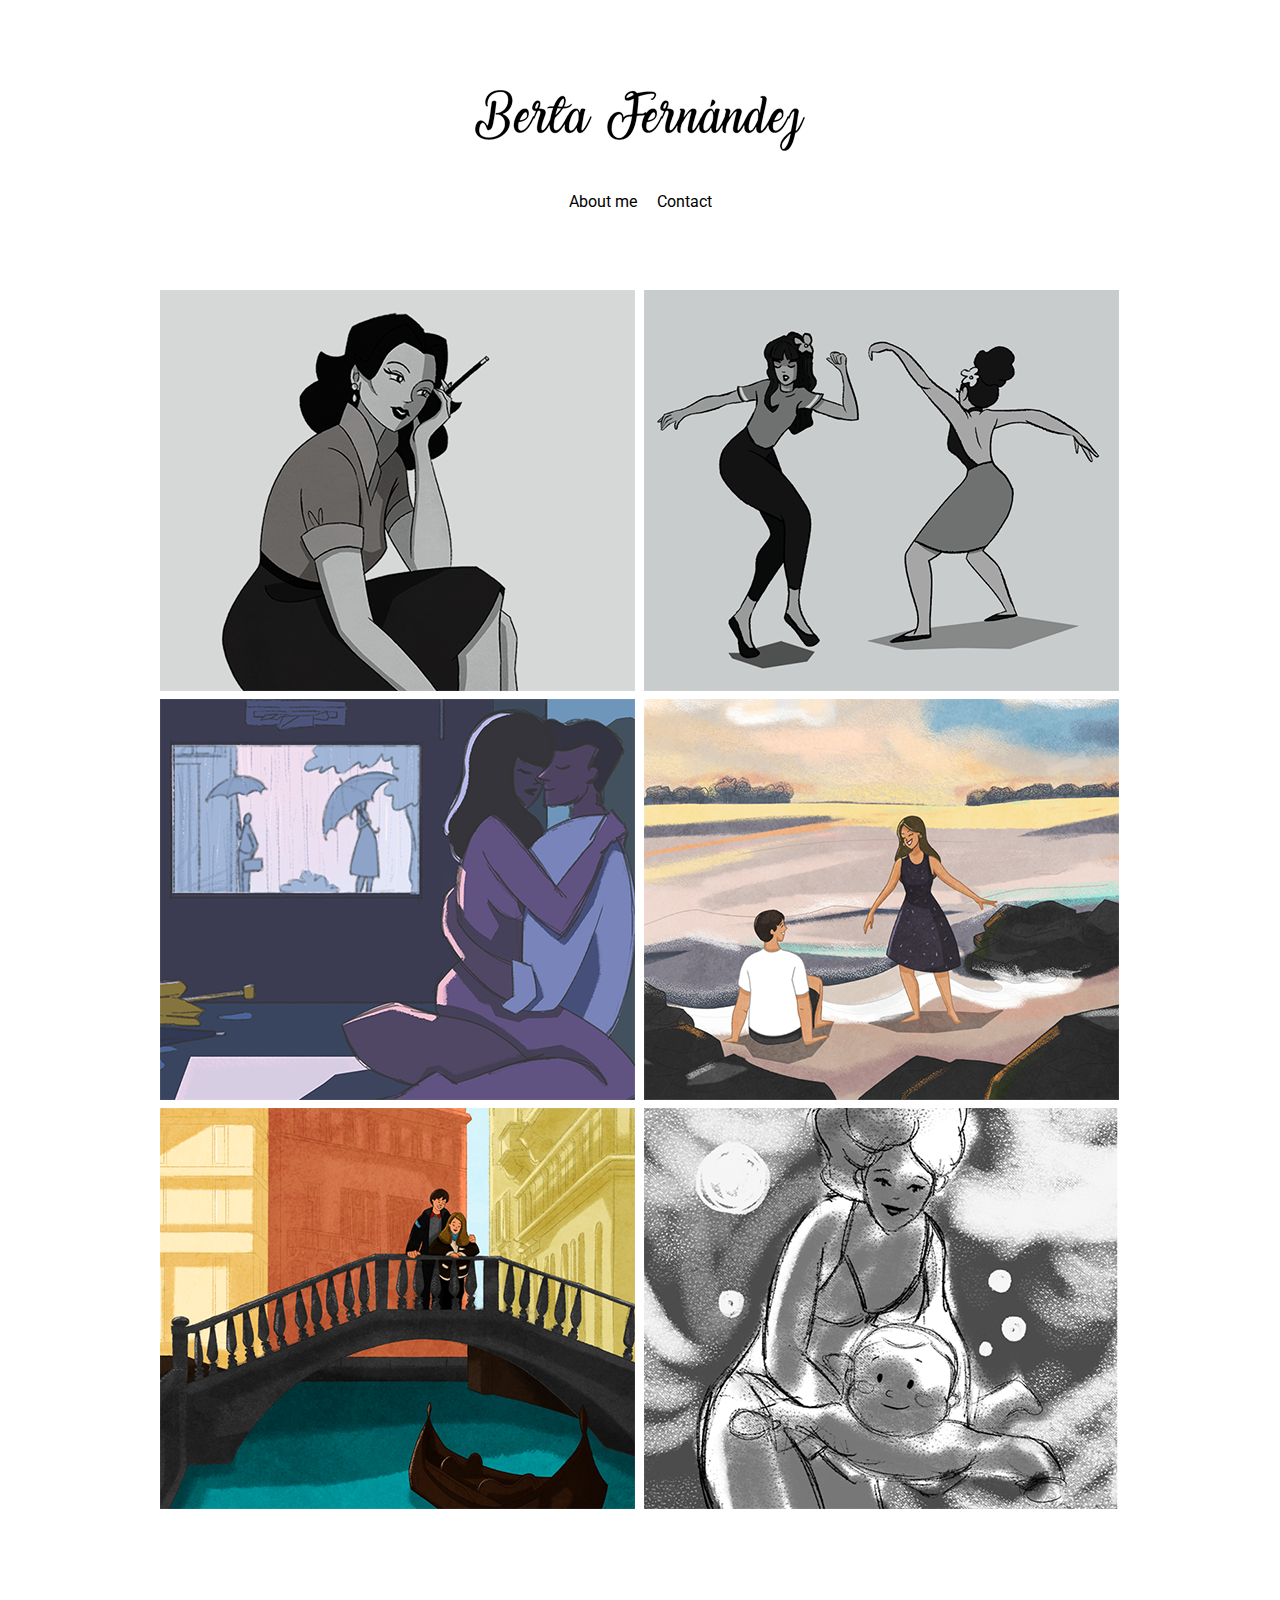
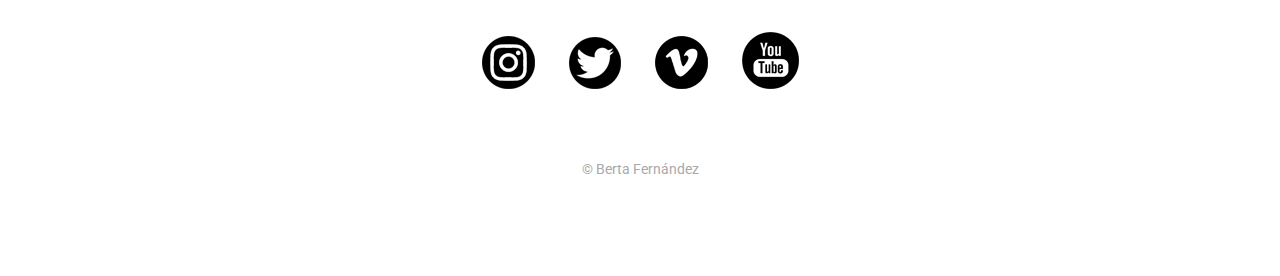
<file: index.html>
<!DOCTYPE html>
<html>
    <head>
    
        <link rel="stylesheet" type"text/css" href="reset.css">
        <link rel="stylesheet" type"text/css" href="styles.css">
        <title>Berta Fernández</title>
        <link rel="shortcut icon" type="image/x-icon" href="images/favicon.ico">
    </head>
    
    <body>
        
        <section class="wrapper">
            <header>
                
                <div class="logo">
                    <a href="index.html"><img src="images/logo.png" /></a>
                    
                </div>
                <nav>
                    <ul>
                    
                        <li>
                        
                            <a href="about.html">About me</a>
                        
                        </li>
                        
                        <li>
                         
                            <a class="contact" href="contact.html">Contact</a>
                            
                        </li>
                    
                    
                    </ul>

                </nav>
            
            
            </header>
        
        
            <section class="home-content">
                
                <div class="image">
                    <a href="detail1.html">
                        <div class="overlay">
                            <div class="description">
                                <h2>Hedy Lamarr</h2>
                                <p>Illustration & Character Design</p>
                            </div>
                        </div>
                    </a>
                    <img src="images/art_01.png" />
                    
                </div>
                
                <div class="image">
                    <a href="detail2.html">
                    <div class="overlay">
                        
                        <div class="description">
                                <h2>Dance!</h2>
                                <p>Gesture Drawing</p>
                            </div>
                        </div>
                    </a>
                    <img src="images/art_02.png" />
                        
                </div>    
                
               <div class="image">
                   <a href="detail3.html">
                    <div class="overlay">
                       
                       <div class="description">
                                <h2>Color Scketch</h2>
                                <p>Thumbnail of a university project</p>
                            </div>
                       </div>
                       </a>
                    <img src="images/art_03.png" />
                </div> 
                
                <div class="image">
                    <a href="detail4.html">
                    <div class="overlay">
                        <div class="description">
                                <h2>"Venecia"</h2>
                                <p>Illustration Work</p>
                            </div>
                        </div>
                        </a>
                    <img src="images/art_04.png" />
                </div> 
                
                <div class="image">
                    <a href="detail5.html">
                    <div class="overlay">
                        <div class="description">
                                <h2>Croacia</h2>
                                <p>Illustration Work</p>
                            </div>
                        </div>
                        </a>
                    <img src="images/art_05.png" />
                        
                </div> 
                
                <div class="image">
                    <a href="detail6.html">
                    <div class="overlay">
                        <div class="description">
                                <h2>"Sea"</h2>
                                <p>Scketching of a personal project</p>
                            </div>
                        </div>
                        </a>
                    <img src="images/art_06.png" />
                </div> 

            </section>

        
            <footer>

                <div class="social-media">
                    <div class="insta">
                        <a href="https://www.instagram.com/bertafndz/" target="_blank"><img src="images/insta.png" /></a> 
                    </div>
                    
                    <div class="twitter">
                       <a href="https://twitter.com/Bertafndz" target="_blank"><img src="images/twitter.png" /></a>
                        
                    </div>
                    
                    <div class="vimeo">
                       <a href="https://vimeo.com/user34618416" target="_blank"><img src="images/vimeo.png" /></a>
                        
                    </div>
                    
                 <div class="youtube">
                       <a href="https://www.youtube.com/channel/UCgDReW9Iebp66cuxuuCFSgw?view_as=subscriber" target="_blank"><img src="images/youtube.png" /></a>
                        
                    </div>
                    
                </div>
                <div class="copy">
                    &copy; Berta Fernández
                </div>

            </footer>
            
        </section>
    </body>
    <script>
        
    </script>
</html>
</file>
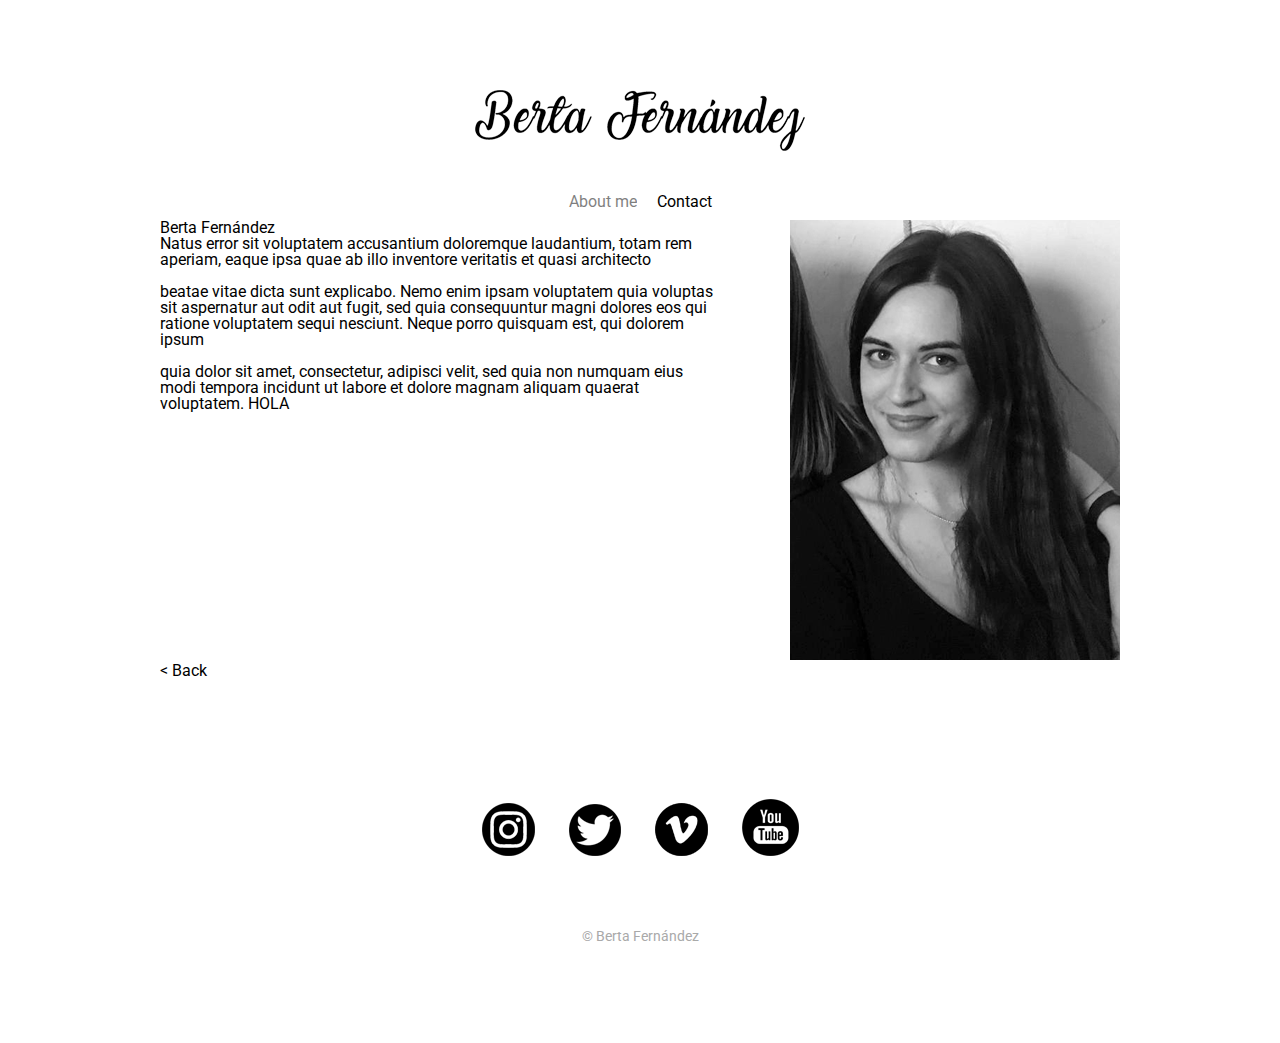
<file: about.html>
<!DOCTYPE html>
<html>
    <head>
    
        <link rel="stylesheet" type"text/css" href="reset.css">
        <link rel="stylesheet" type"text/css" href="styles.css">
        <title>Berta Fernández</title>
        <link rel="shortcut icon" type="image/x-icon" href="images/favicon.ico">
    </head>
    
    <body>
        
        <section class="wrapper">
            <header>
                <div class="logo">
                    <a href="index.html"><img src="images/logo.png" /></a>
                    
                </div>
                <nav>
                    <ul>
                    
                        <li>
                        
                        <a href="about.html" class="selected">About me</a>
                        
                        </li>
                        
                        <li>
                         
                        <a href="contact.html">Contact</a>
                            
                        </li>
                    
                    
                    </ul>

                </nav>
            
            
            </header>
        
        
            <section class="about-content">
                <div class="aboutme">
                    <h2>Berta Fernández</h2>
 
                    <p>Natus error sit 
                    voluptatem accusantium doloremque 
                    laudantium, totam
                     rem aperiam, eaque ipsa quae ab illo 
                    inventore veritatis et quasi architecto </p><br />
                    
                    <p>beatae 
                    vitae dicta sunt 
                    explicabo. Nemo enim ipsam voluptatem 
                    quia voluptas sit aspernatur aut 
                    odit aut fugit, sed quia consequuntur 
                    magni dolores eos qui ratione 
                    voluptatem sequi nesciunt. 
                    Neque porro quisquam est, qui 
                    dolorem ipsum </p><br />
                    quia dolor sit amet, consectetur, 
                    adipisci velit, sed quia non numquam eius 
                    <p>modi tempora incidunt ut labore 
                    et dolore magnam 
                    aliquam quaerat voluptatem.
                        
                        
                        
                        HOLA
                        </p><br />
                </div>
                <div class="photo">
                    <img src="images/me.png"/>
                </div>
                
                <a href="index.html">&lt; Back</a>
               
            </section>

        
            <footer>

                <div class="social-media">
                    <div class="insta">
                        <a href="https://www.instagram.com/bertafndz/" target="_blank"><img src="images/insta.png" /></a> 
                    </div>
                    
                    <div class="twitter">
                        <a href="https://twitter.com/Bertafndz" target="_blank"><img src="images/twitter.png" /></a>
                        
                    </div>
                    
                    <div class="vimeo">
                        <a href="https://vimeo.com/user34618416" target="_blank"><img src="images/vimeo.png" /></a>
                        
                    </div>
                    
                    <div class="youtube">
                         <a href="https://www.youtube.com/channel/UCgDReW9Iebp66cuxuuCFSgw?view_as=subscriber" target="_blank"><img src="images/youtube.png" /></a>
                        
                    </div>
                    
                </div>
                <div class="copy">
                    &copy; Berta Fernández

                </div>

            </footer>
            
        </section>
    </body>
</html>
</file>
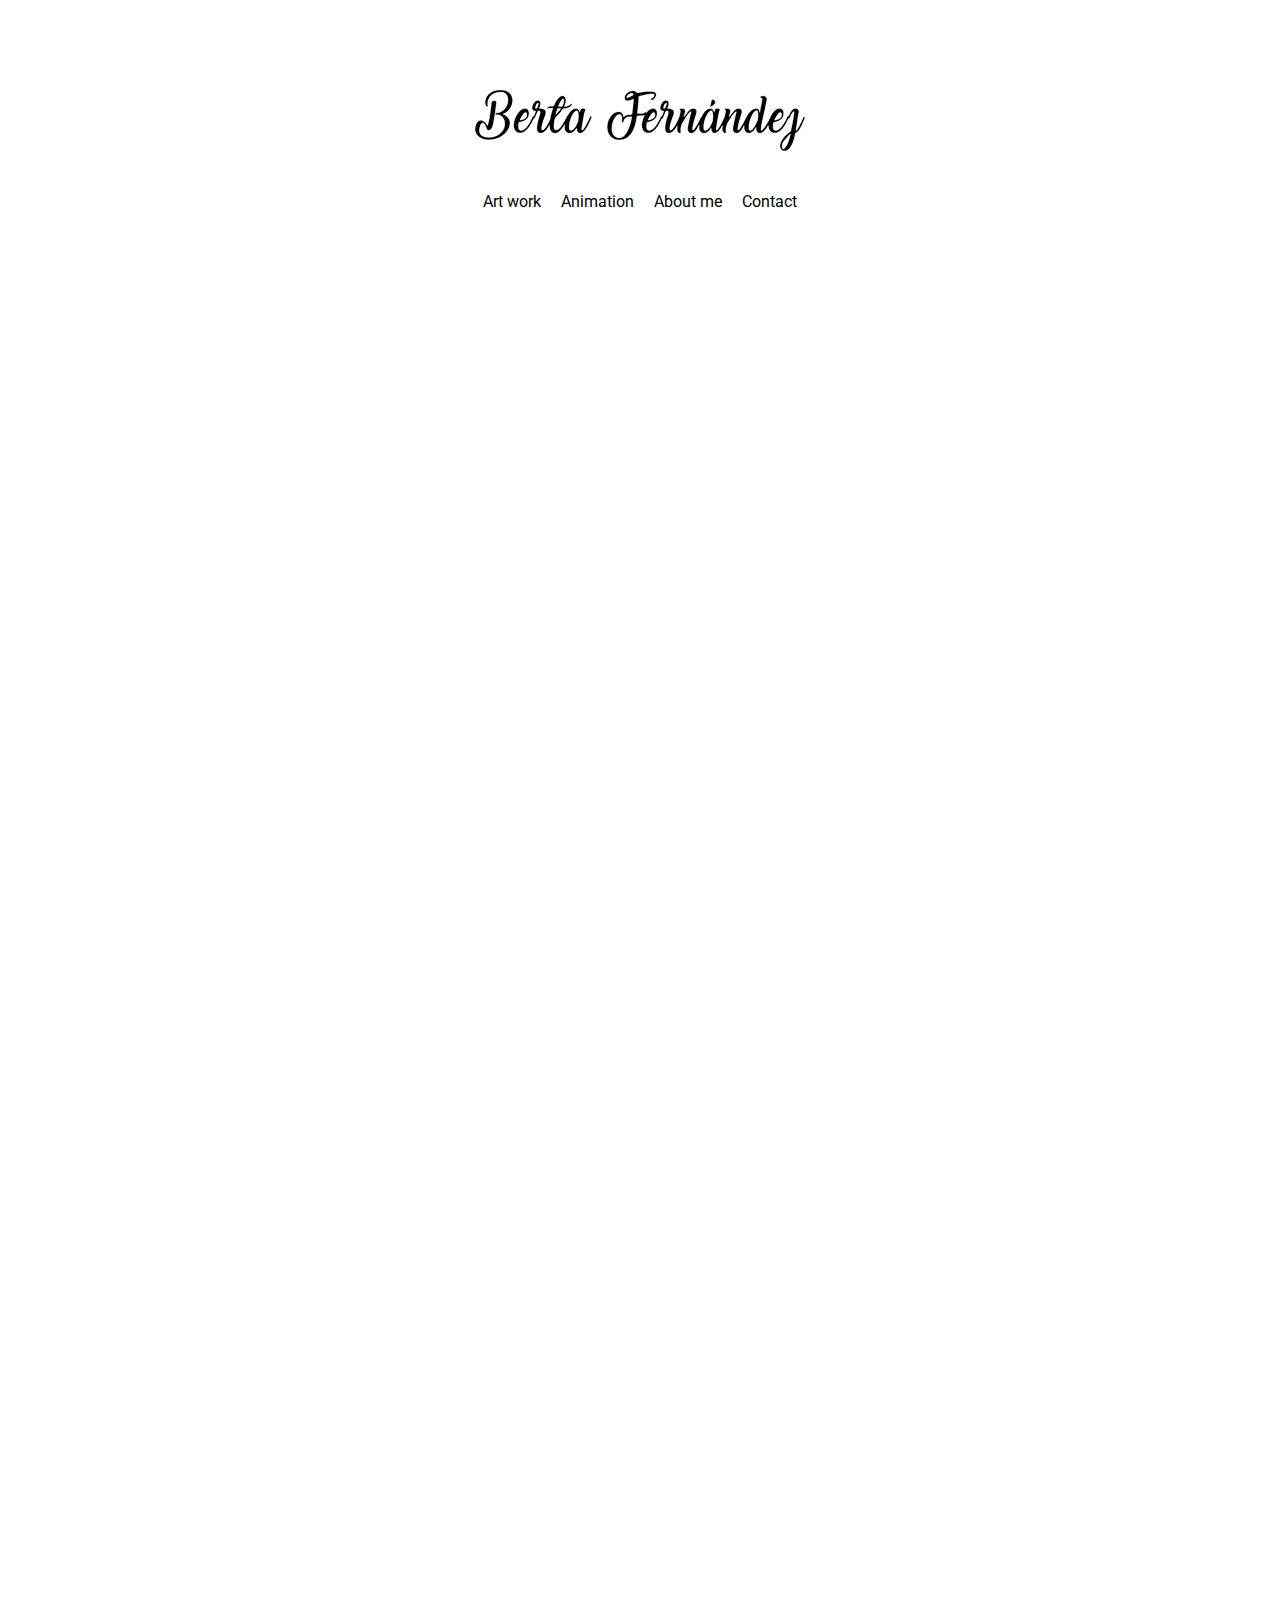
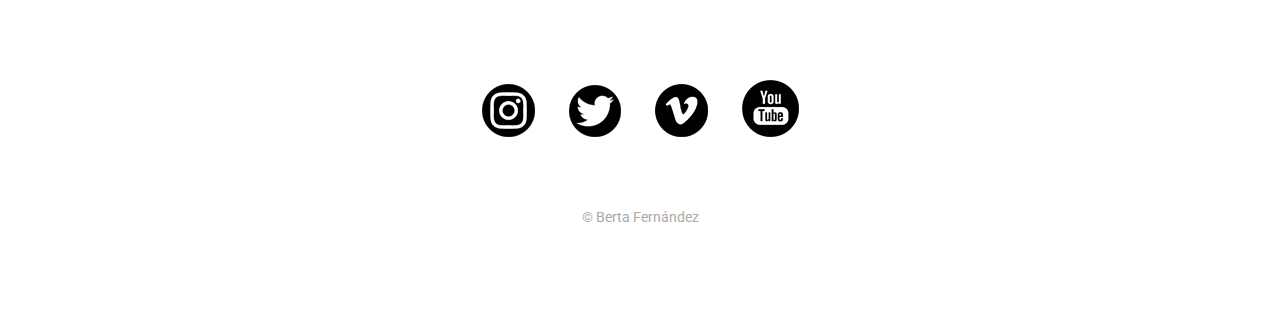
<file: animation.html>
<!DOCTYPE html>
<html>
    <head>
    
        <link rel="stylesheet" type"text/css" href="reset.css">
        <link rel="stylesheet" type"text/css" href="styles.css">
        <title>Berta Fernández</title>
        <link rel="shortcut icon" type="image/x-icon" href="images/favicon.ico">
    </head>
    
    <body>
        
        <section class="wrapper">
            <header>
                
                <div class="logo">
                    <a href="index.html"><img src="images/logo.png" /></a>
                    
                </div>
                <nav>
                    <ul>
                        
                        <li>
                        
                            <a href="index.html">Art work</a>
                        
                        </li>
                        
                         <li>
                        
                            <a href="animation.html">Animation</a>
                        
                        </li>
                    
                        <li>
                        
                            <a href="about.html">About me</a>
                        
                        </li>
                        
                        <li>
                         
                            <a class="contact" href="contact.html">Contact</a>
                            
                        </li>
                        
                        
                    
                    
                    </ul>

                </nav>
            
            
            </header>
        
            
        
            <section class="home-content">
                
                
                
                <iframe style="text-align: center; margin-left: auto; margin-right: auto" src="https://player.vimeo.com/video/369937968" width="900" height="600" frameborder="0" allow="autoplay; fullscreen" allowfullscreen></iframe>

            </section>
            
             <section class="home-content">
                
                <iframe style="text-align: center; margin-left: auto; margin-right: auto" src="https://player.vimeo.com/video/369937968" width="900" height="600" frameborder="0" allow="autoplay; fullscreen" allowfullscreen></iframe>

            </section>

        
            <footer>

                <div class="social-media">
                    <div class="insta">
                        <a href="https://www.instagram.com/bertafndz/" target="_blank"><img src="images/insta.png" /></a> 
                    </div>
                    
                    <div class="twitter">
                       <a href="https://twitter.com/Bertafndz" target="_blank"><img src="images/twitter.png" /></a>
                        
                    </div>
                    
                    <div class="vimeo">
                       <a href="https://vimeo.com/user34618416" target="_blank"><img src="images/vimeo.png" /></a>
                        
                    </div>
                    
                 <div class="youtube">
                       <a href="https://www.youtube.com/channel/UCgDReW9Iebp66cuxuuCFSgw?view_as=subscriber" target="_blank"><img src="images/youtube.png" /></a>
                        
                    </div>
                    
                </div>
                <div class="copy">
                    &copy; Berta Fernández
                </div>

            </footer>
            
        </section>
    </body>
    <script>
        
    </script>
</html>
</file>
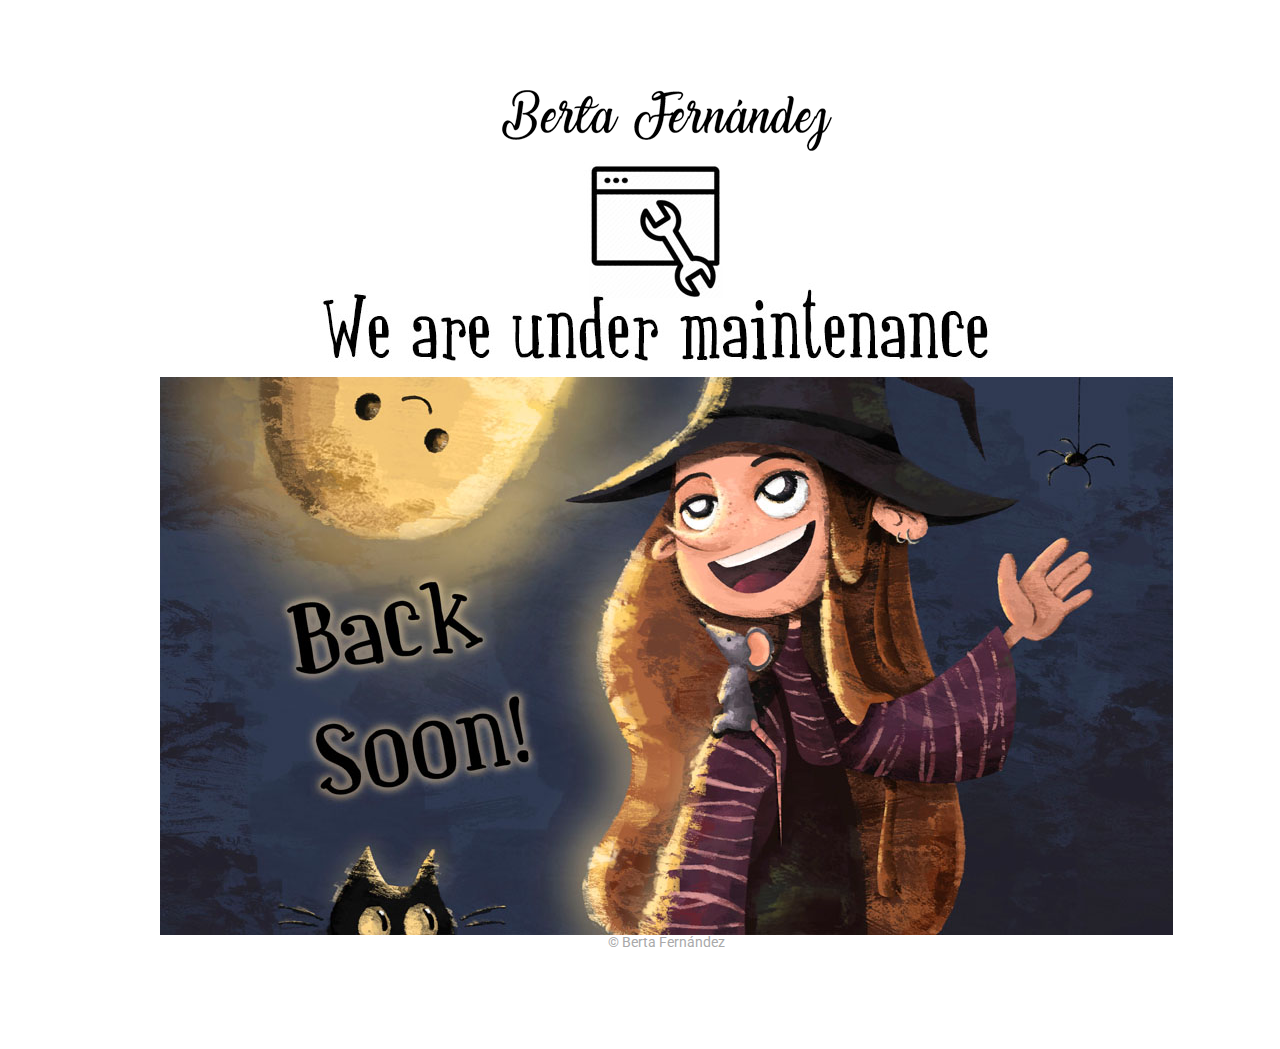
<file: backsoon.html>
<!DOCTYPE html>
<html>
    <head>
    
        <link rel="stylesheet" type"text/css" href="reset.css">
        <link rel="stylesheet" type"text/css" href="styles.css">
        <title>Berta Fernández</title>
        <link rel="shortcut icon" type="image/x-icon" href="images/favicon.ico">
    </head>
    
    <body>
        
        <section class="wrapper">
            <header>
                <div class="logo">
                    <a href="index.html"><img src="images/logo.png" /></a>
                    
                </div>
                
            
            </header>
        
        
            <section class="detail-content">
                <img class="image-detail" width="1013" height="223" src="images/backsoon.jpg"/>
                
                 <img class="image-detail" width="1013" height="558" src="images/backsoon2.jpg"/>
                
                
                
            </section>

        
            <footer>

               
                    
               
                <div class="copy">
                    &copy; Berta Fernández

                </div>

            </footer>
            
        </section>
    </body>
</html>
</file>
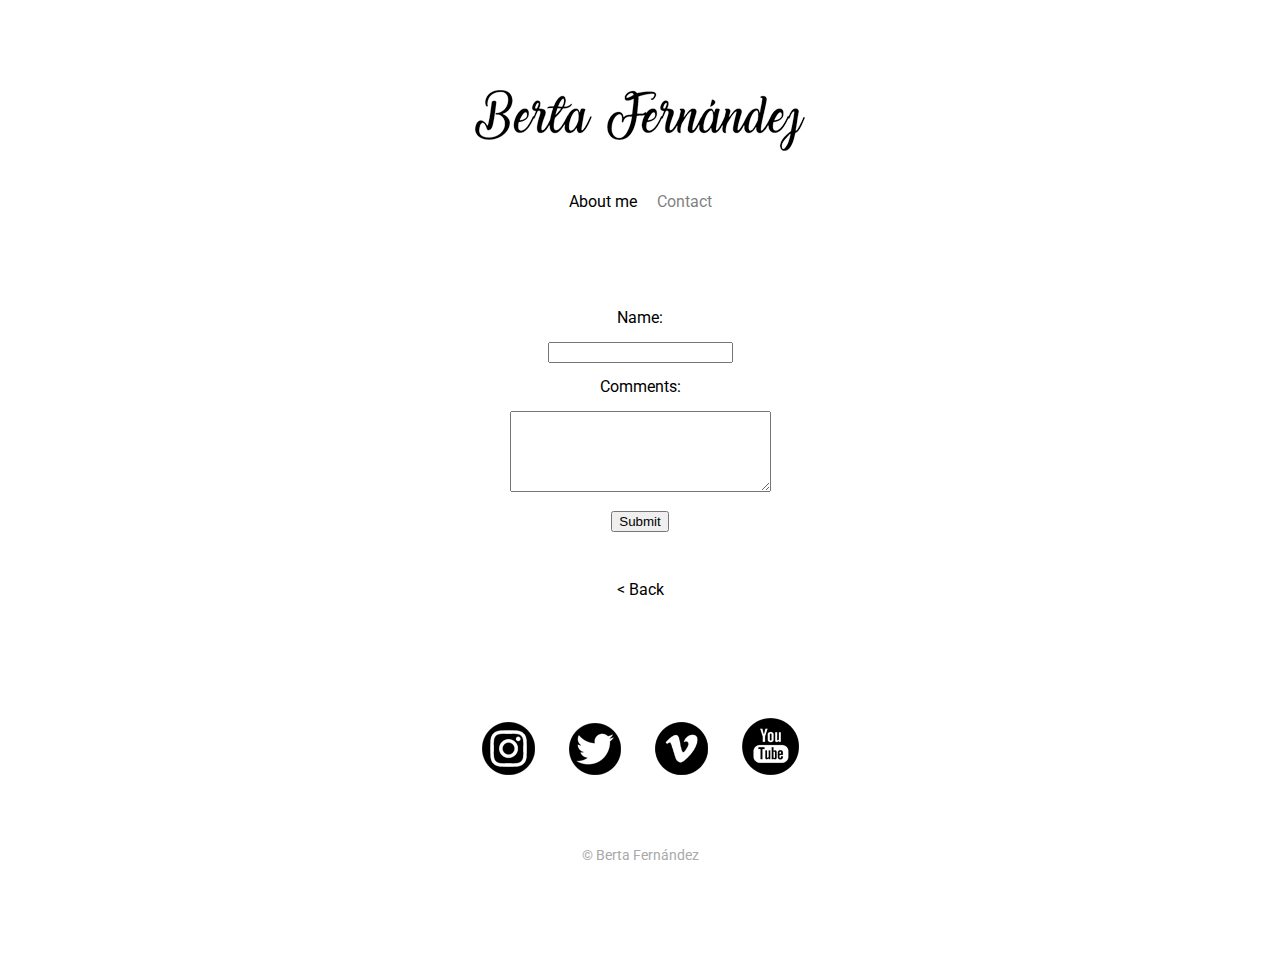
<file: contact.html>
<!DOCTYPE html>
<html>
    <head>
    
        <link rel="stylesheet" type"text/css" href="reset.css">
        <link rel="stylesheet" type"text/css" href="styles.css">
        <title>Berta Fernández</title>
        <link rel="shortcut icon" type="image/x-icon" href="images/favicon.ico">
    </head>
    
    <body>
        
        <section class="wrapper">
            <header>
                <div class="logo">
                    <a href="index.html"><img src="images/logo.png" /></a>
                    
                </div>
                <nav>
                    <ul>
                    
                        <li>
                        
                        <a href="about.html">About me</a>
                        
                        </li>
                        
                        <li>
                         
                        <a href="contact.html" class="selected">Contact</a>
                            
                        </li>
                    
                    
                    </ul>

                </nav>
            
            
            </header>
        
        
            <section class="contact-content">
                <span class="error">You must fill up all fields</span>
                <span class="success">Thanks for contacting me!</span>
                
               <form class="contactform" enctype="text/plain" method="get" action="">
                    Name:<br /><br /> <input type="text" class="name" name="name" /><br /><br />
                    Comments:<br /> <br /> <textarea rows="5" id="comments" cols="30" name="comments"></textarea>
                   <br /><br />
                    <input id="send" type="submit" />
                
                </form>
                
                <a  href="index.html">&lt; Back</a>
               
            </section>

        
            <footer>

                <div class="social-media">
                    <div class="insta">
                        <a href="https://www.instagram.com/bertafndz/" target="_blank"><img src="images/insta.png" /></a> 
                    </div>
                    
                    <div class="twitter">
                        <a href="https://twitter.com/Bertafndz" target="_blank"><img src="images/twitter.png" /></a>
                        
                    </div>
                    
                    <div class="vimeo">
                       <a href="https://vimeo.com/user34618416" target="_blank"><img src="images/vimeo.png" /></a>
                        
                    </div>
                    
                    <div class="youtube">
                         <a href="https://www.youtube.com/channel/UCgDReW9Iebp66cuxuuCFSgw?view_as=subscriber" target="_blank"><img src="images/youtube.png" /></a>
                        
                    </div>
                    
                </div>
                <div class="copy">
                    &copy; Berta Fernández

                </div>

            </footer>
            
        </section>
        <script>
            var send = document.querySelector('.contactform');
            
            var comments = document.querySelector('#comments');
            var error = document.querySelector('.error');
            var success = document.querySelector('.success');
            send.addEventListener('submit', function (ev) {
                ev.preventDefault();
                var name = document.querySelector('.name');
                
                if(name.value === '' || comments.value === '') {
                    error.style.display = 'block';
                }
                else {
                    error.style.display = 'none';
                    success.style.display = 'block';
                    
                    window.location.href = 'mailto:bertapiedad@gmail.com';
                }
            });
        </script>
    </body>
</html>
</file>
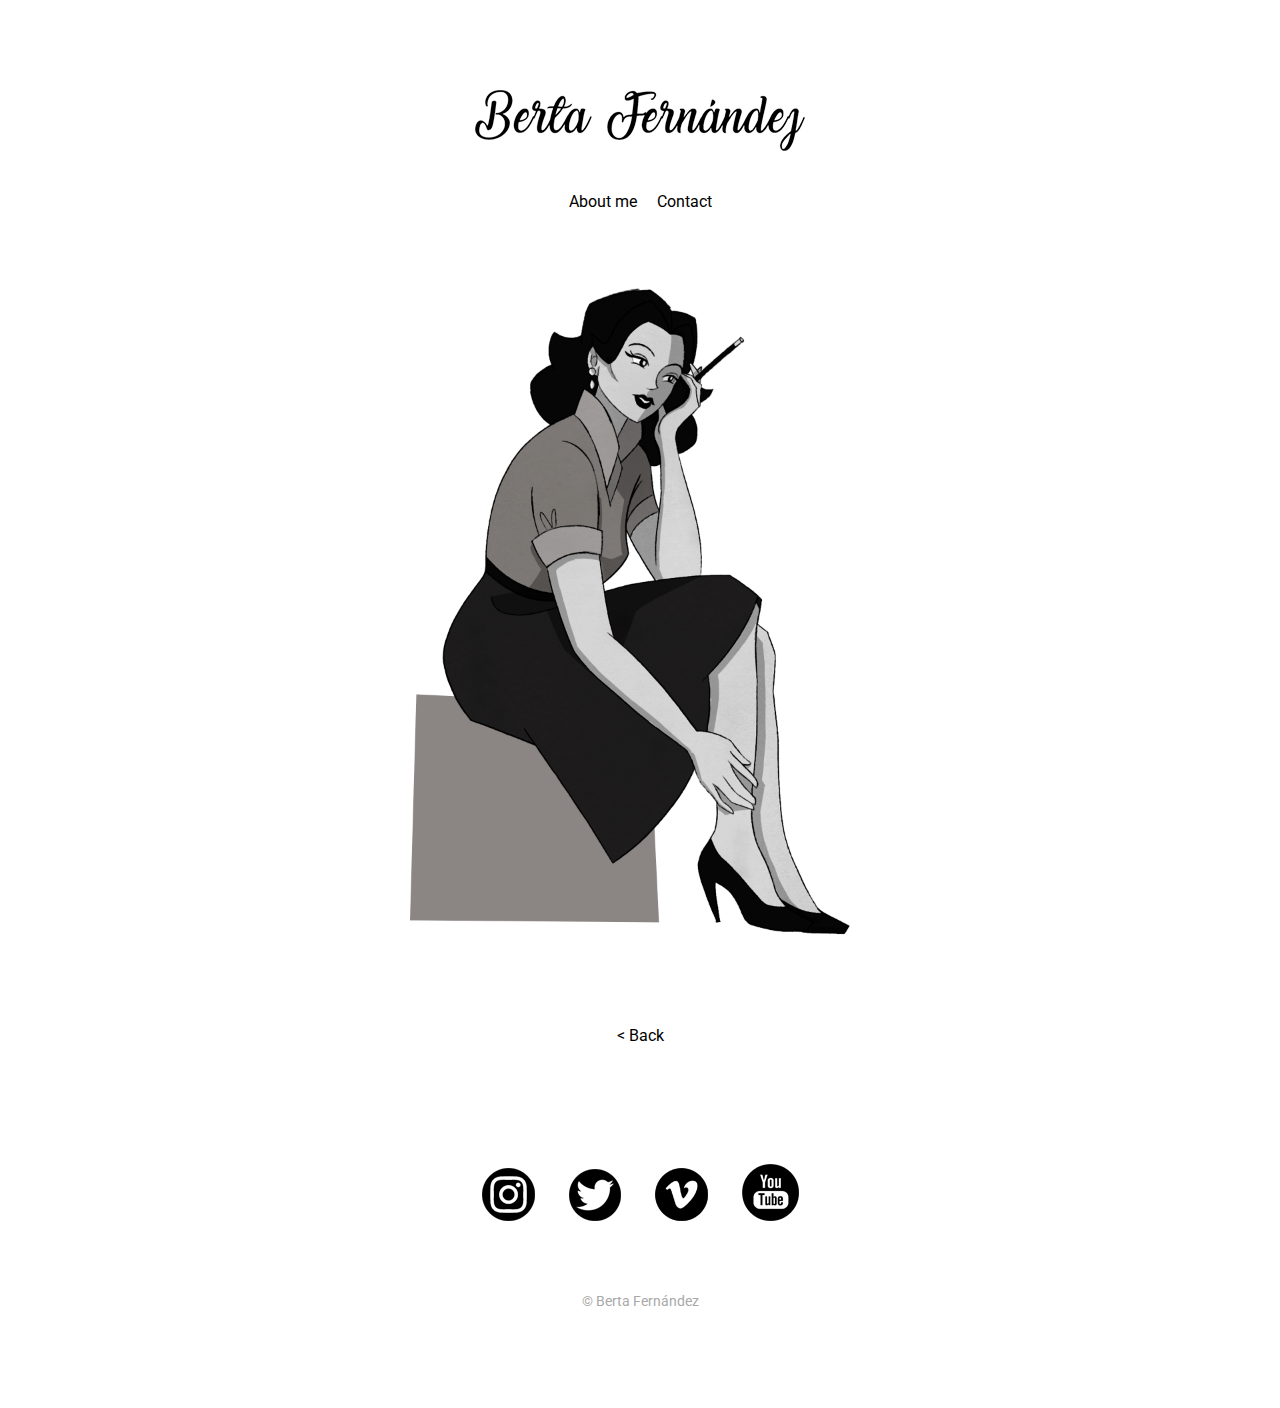
<file: detail1.html>
<!DOCTYPE html>
<html>
    <head>
    
        <link rel="stylesheet" type"text/css" href="reset.css">
        <link rel="stylesheet" type"text/css" href="styles.css">
        <title>Berta Fernández</title>
        <link rel="shortcut icon" type="image/x-icon" href="images/favicon.ico">
    </head>
    
    <body>
        
        <section class="wrapper">
            <header>
                <div class="logo">
                    <a href="index.html"><img src="images/logo.png" /></a>
                    
                </div>
                <nav>
                    <ul>
                    
                        <li>
                        
                        <a href="about.html">About me</a>
                        
                        </li>
                        
                        <li>
                         
                        <a href="contact.html">Contact</a>
                            
                        </li>
                    
                    
                    </ul>

                </nav>
            
            
            </header>
        
        
            <section class="detail-content">
                <img class="image-detail" width="640" height="748" src="images/art_01_large.png"/>
                
                <a  href="index.html">&lt; Back</a>
                
            </section>

        
            <footer>

                <div class="social-media">
                    <div class="insta">
                    <a href="https://www.instagram.com/bertafndz/" target="_blank"><img src="images/insta.png" /></a> 
                    </div> 
                    
                    <div class="twitter">
                        <a href="https://twitter.com/Bertafndz" target="_blank"><img src="images/twitter.png" /></a>
                        
                    </div>
                    
                    <div class="vimeo">
                        <a href="https://vimeo.com/user34618416" target="_blank"><img src="images/vimeo.png" /></a>
                        
                    </div>
                    
                    <div class="youtube">
                         <a href="https://www.youtube.com/channel/UCgDReW9Iebp66cuxuuCFSgw?view_as=subscriber" target="_blank"><img src="images/youtube.png" /></a>
                        
                    </div>
                    
                </div>
                <div class="copy">
                    &copy; Berta Fernández

                </div>

            </footer>
            
        </section>
    </body>
</html>
</file>
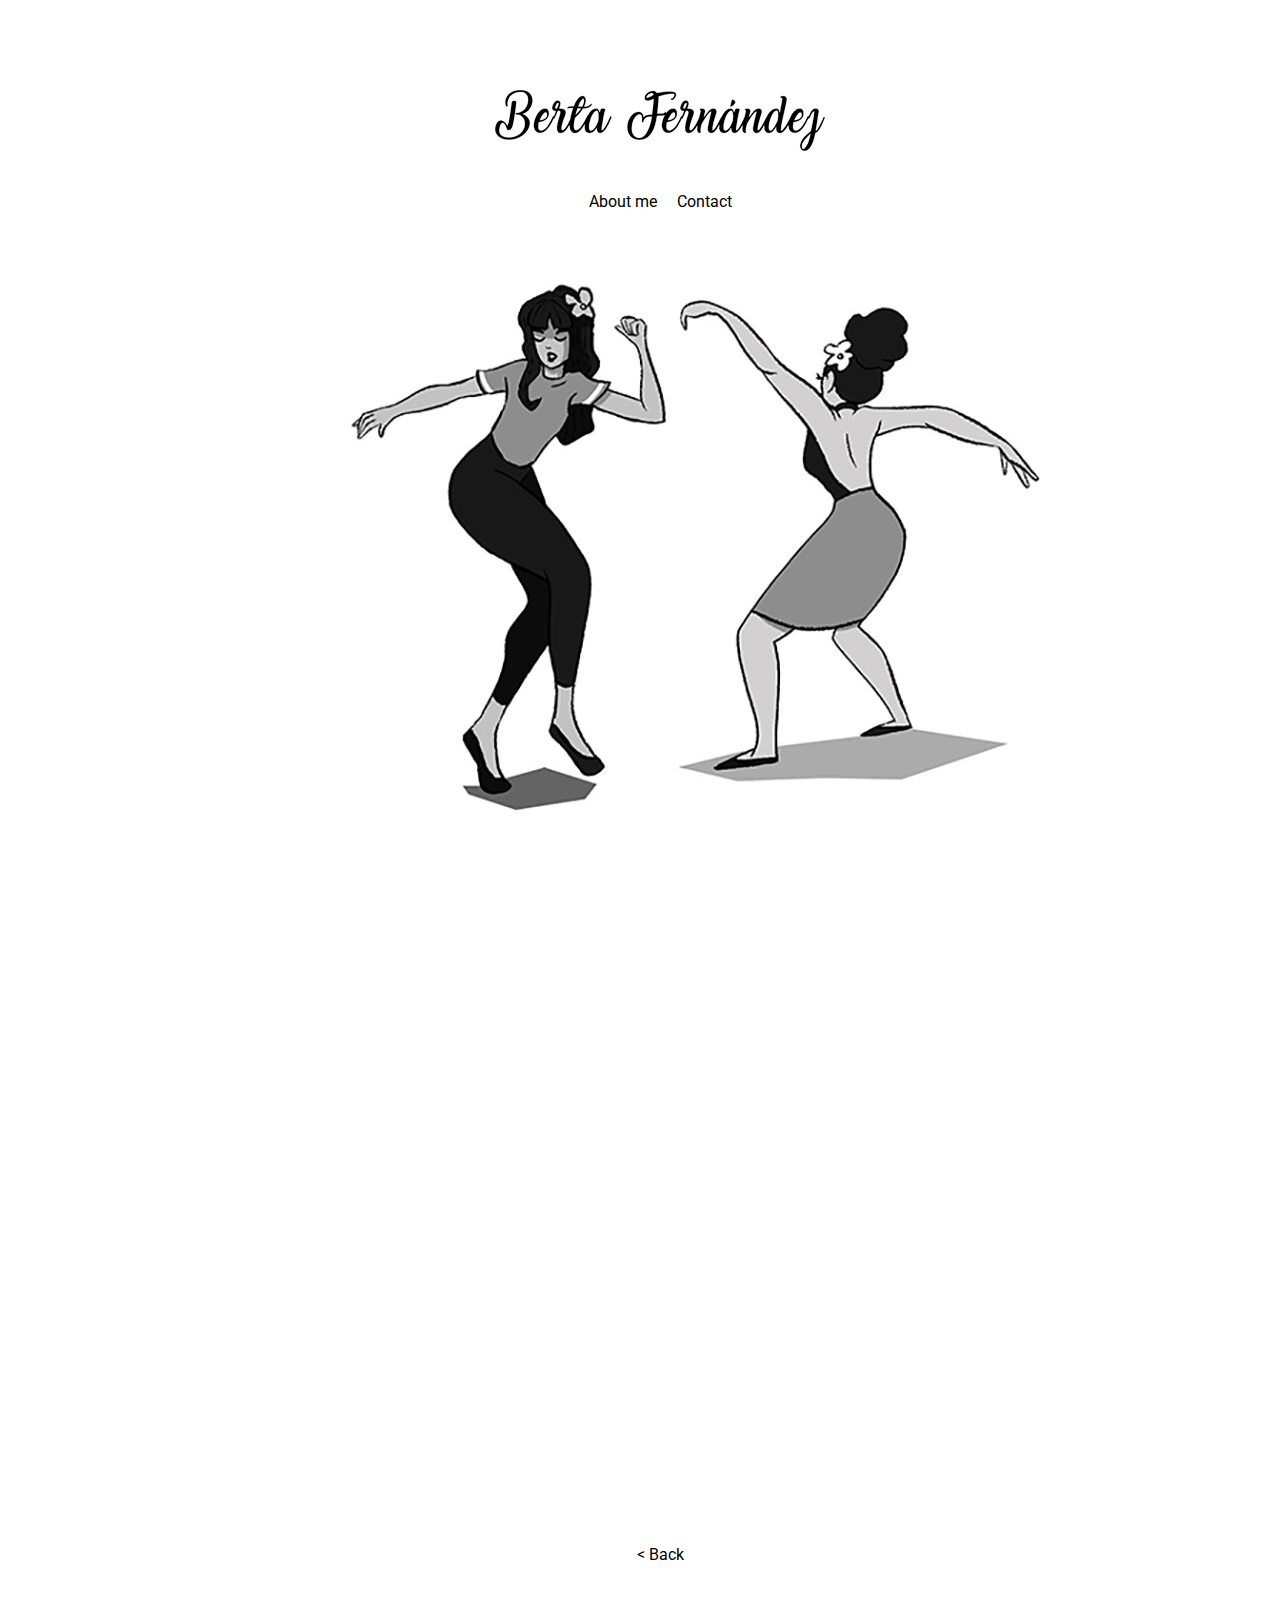
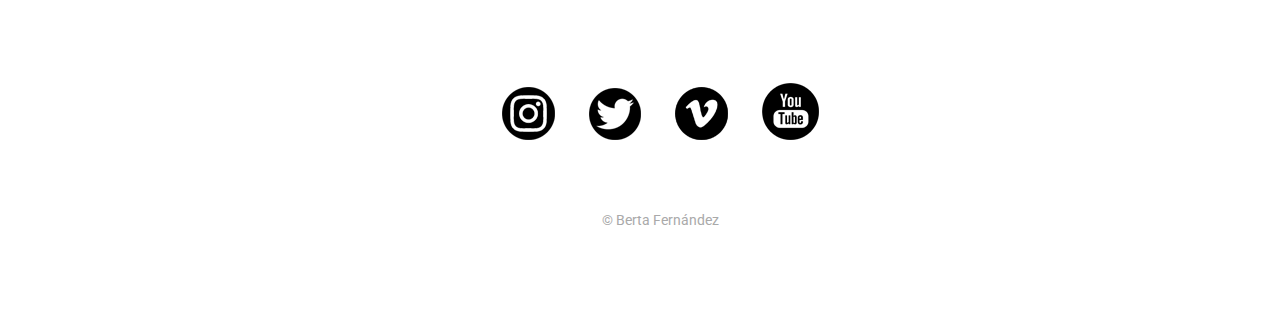
<file: detail2.html>
<!DOCTYPE html>
<html>
    <head>
    
        <link rel="stylesheet" type"text/css" href="reset.css">
        <link rel="stylesheet" type"text/css" href="styles.css">
        <title>Berta Fernández</title>
        <link rel="shortcut icon" type="image/x-icon" href="images/favicon.ico">
    </head>
    
    <body>
        
        <section class="wrapper">
            <header>
                <div class="logo">
                    <a href="index.html"><img src="images/logo.png" /></a>
                    
                </div>
                <nav>
                    <ul>
                    
                        <li>
                        
                        <a href="about.html">About me</a>
                        
                        </li>
                        
                        <li>
                         
                        <a href="contact.html">Contact</a>
                            
                        </li>
                    
                    
                    </ul>

                </nav>
            
            
            </header>
        
        
            <section class="detail-content">
                <img class="image-detail" width="1000" height="667" src="images/art_02_large.jpg"/>
                
                <iframe style="text-align: center; margin-left: auto; margin-right: auto" src="https://player.vimeo.com/video/369937968" width="900" height="600" frameborder="0" allow="autoplay; fullscreen" allowfullscreen></iframe>
                
                <a  href="index.html">&lt; Back</a>
                
            </section>

        
            <footer>

                <div class="social-media">
                    <div class="insta">
                    <a href="https://www.instagram.com/bertafndz/" target="_blank"><img src="images/insta.png" /></a> 
                    </div> 
                    
                    <div class="twitter">
                        <a href="https://twitter.com/Bertafndz" target="_blank"><img src="images/twitter.png" /></a>
                        
                    </div>
                    
                    <div class="vimeo">
                        <a href="https://vimeo.com/user34618416" target="_blank"><img src="images/vimeo.png" /></a>
                        
                    </div>
                    
                    <div class="youtube">
                         <a href="https://www.youtube.com/channel/UCgDReW9Iebp66cuxuuCFSgw?view_as=subscriber" target="_blank"><img src="images/youtube.png" /></a>
                        
                    </div>
                    
                </div>
                <div class="copy">
                    &copy; Berta Fernández

                </div>

            </footer>
            
        </section>
    </body>
</html>
</file>
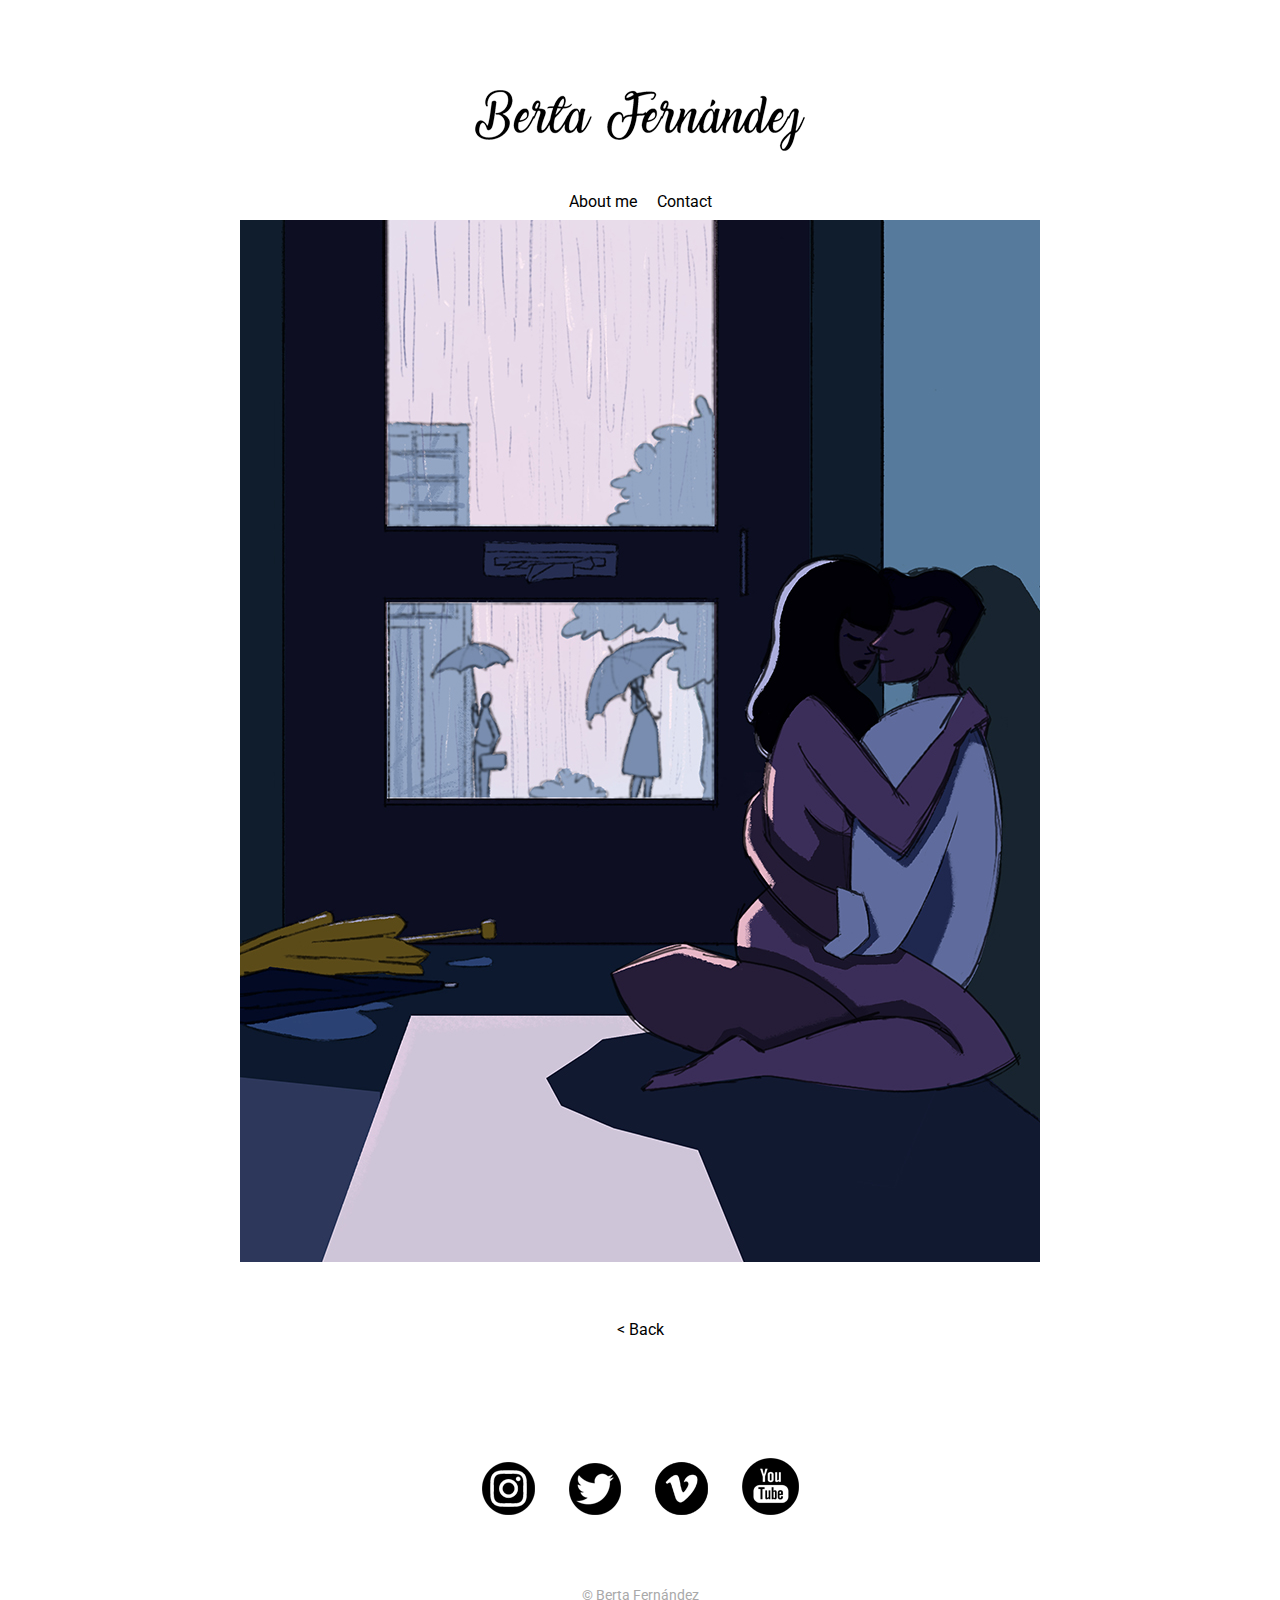
<file: detail3.html>
<!DOCTYPE html>
<html>
    <head>
    
        <link rel="stylesheet" type"text/css" href="reset.css">
        <link rel="stylesheet" type"text/css" href="styles.css">
        <title>Berta Fernández</title>
        <link rel="shortcut icon" type="image/x-icon" href="images/favicon.ico">
    </head>
    
    <body>
        
        <section class="wrapper">
            <header>
                <div class="logo">
                    <a href="index.html"><img src="images/logo.png" /></a>
                    
                </div>
                <nav>
                    <ul>
                    
                        <li>
                        
                        <a href="about.html">About me</a>
                        
                        </li>
                        
                        <li>
                         
                        <a href="contact.html">Contact</a>
                            
                        </li>
                    
                    
                    </ul>

                </nav>
            
            
            </header>
        
        
            <section class="detail-content">
                <img class="image-detail" width="800" height="1042" src="images/art_03_large.jpg"/>
                
                <a  href="index.html">&lt; Back</a>
                
            </section>

        
            <footer>

                <div class="social-media">
                    <div class="insta">
                    <a href="https://www.instagram.com/bertafndz/" target="_blank"><img src="images/insta.png" /></a> 
                    </div> 
                    
                    <div class="twitter">
                        <a href="https://twitter.com/Bertafndz" target="_blank"><img src="images/twitter.png" /></a>
                        
                    </div>
                    
                    <div class="vimeo">
                        <a href="https://vimeo.com/user34618416" target="_blank"><img src="images/vimeo.png" /></a>
                        
                    </div>
                    
                    <div class="youtube">
                         <a href="https://www.youtube.com/channel/UCgDReW9Iebp66cuxuuCFSgw?view_as=subscriber" target="_blank"><img src="images/youtube.png" /></a>
                        
                    </div>
                    
                </div>
                <div class="copy">
                    &copy; Berta Fernández

                </div>

            </footer>
            
        </section>
    </body>
</html>
</file>
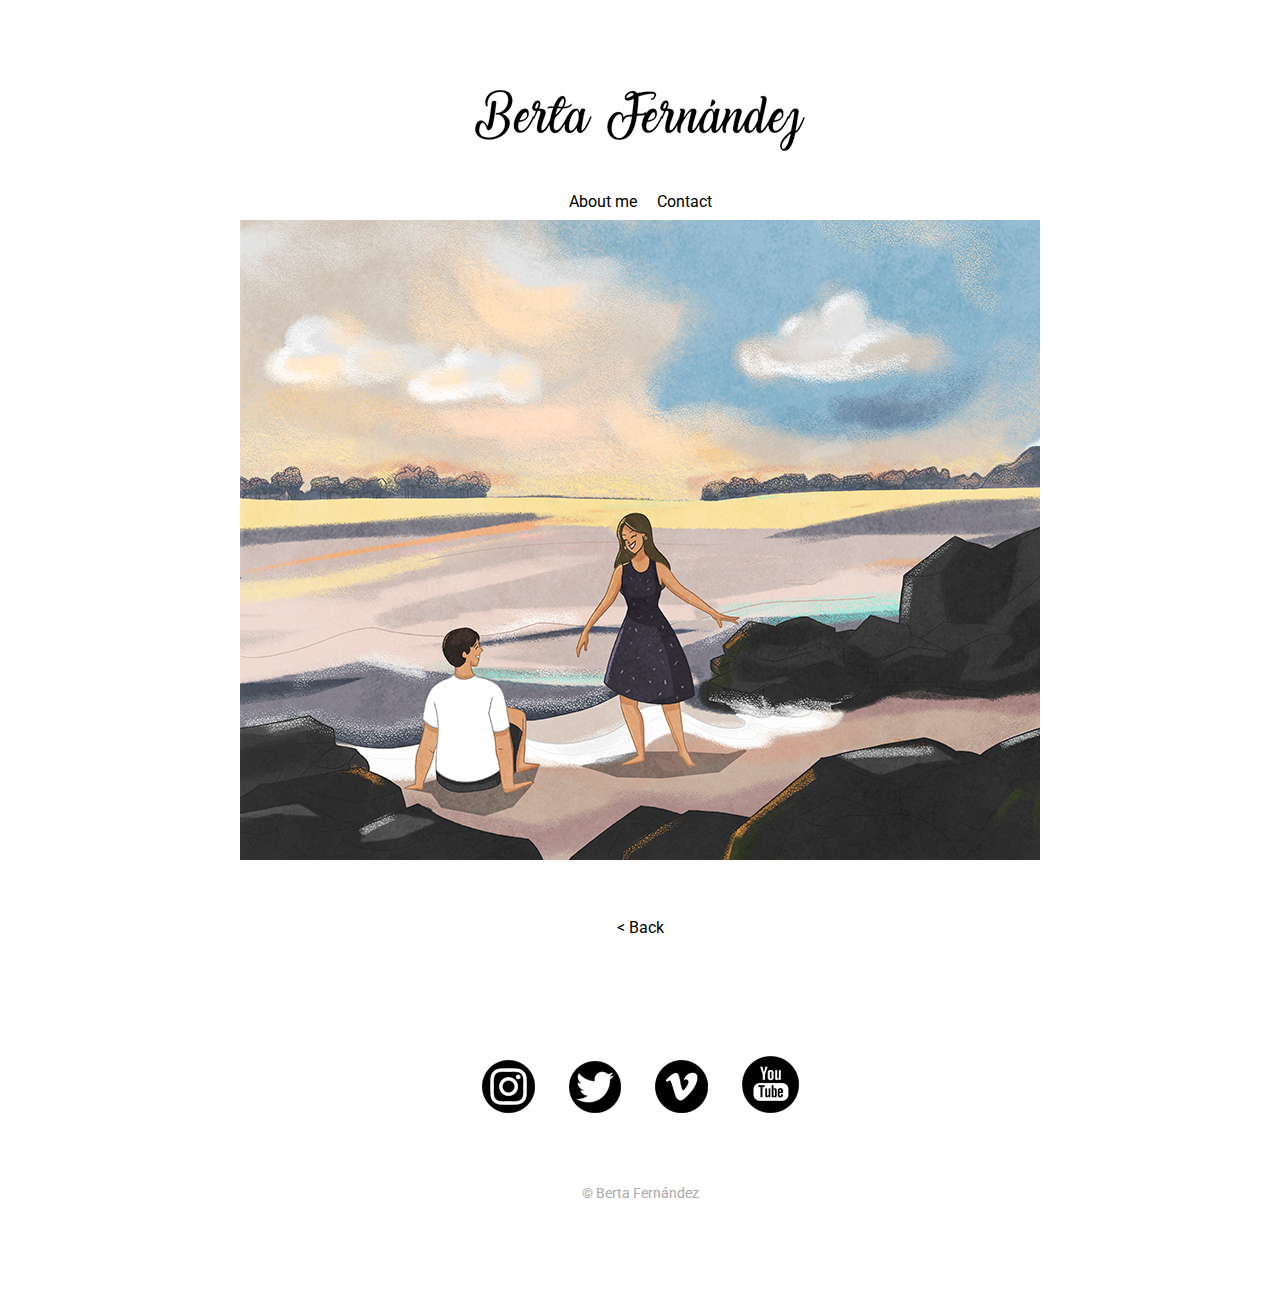
<file: detail4.html>
<!DOCTYPE html>
<html>
    <head>
    
        <link rel="stylesheet" type"text/css" href="reset.css">
        <link rel="stylesheet" type"text/css" href="styles.css">
        <title>Berta Fernández</title>
        <link rel="shortcut icon" type="image/x-icon" href="images/favicon.ico">
    </head>
    
    <body>
        
        <section class="wrapper">
            <header>
                <div class="logo">
                    <a href="index.html"><img src="images/logo.png" /></a>
                    
                </div>
                <nav>
                    <ul>
                    
                        <li>
                        
                        <a href="about.html">About me</a>
                        
                        </li>
                        
                        <li>
                         
                        <a href="contact.html">Contact</a>
                            
                        </li>
                    
                    
                    </ul>

                </nav>
            
            
            </header>
        
        
            <section class="detail-content">
                <img class="image-detail" width="800" height="640" src="images/art_04_large.jpg"/>
                
                <a  href="index.html">&lt; Back</a>
                
            </section>

        
            <footer>

                <div class="social-media">
                    <div class="insta">
                    <a href="https://www.instagram.com/bertafndz/" target="_blank"><img src="images/insta.png" /></a> 
                    </div> 
                    
                    <div class="twitter">
                        <a href="https://twitter.com/Bertafndz" target="_blank"><img src="images/twitter.png" /></a>
                        
                    </div>
                    
                    <div class="vimeo">
                        <a href="https://vimeo.com/user34618416" target="_blank"><img src="images/vimeo.png" /></a>
                        
                    </div>
                    
                    <div class="youtube">
                         <a href="https://www.youtube.com/channel/UCgDReW9Iebp66cuxuuCFSgw?view_as=subscriber" target="_blank"><img src="images/youtube.png" /></a>
                        
                    </div>
                    
                </div>
                <div class="copy">
                    &copy; Berta Fernández

                </div>

            </footer>
            
        </section>
    </body>
</html>
</file>
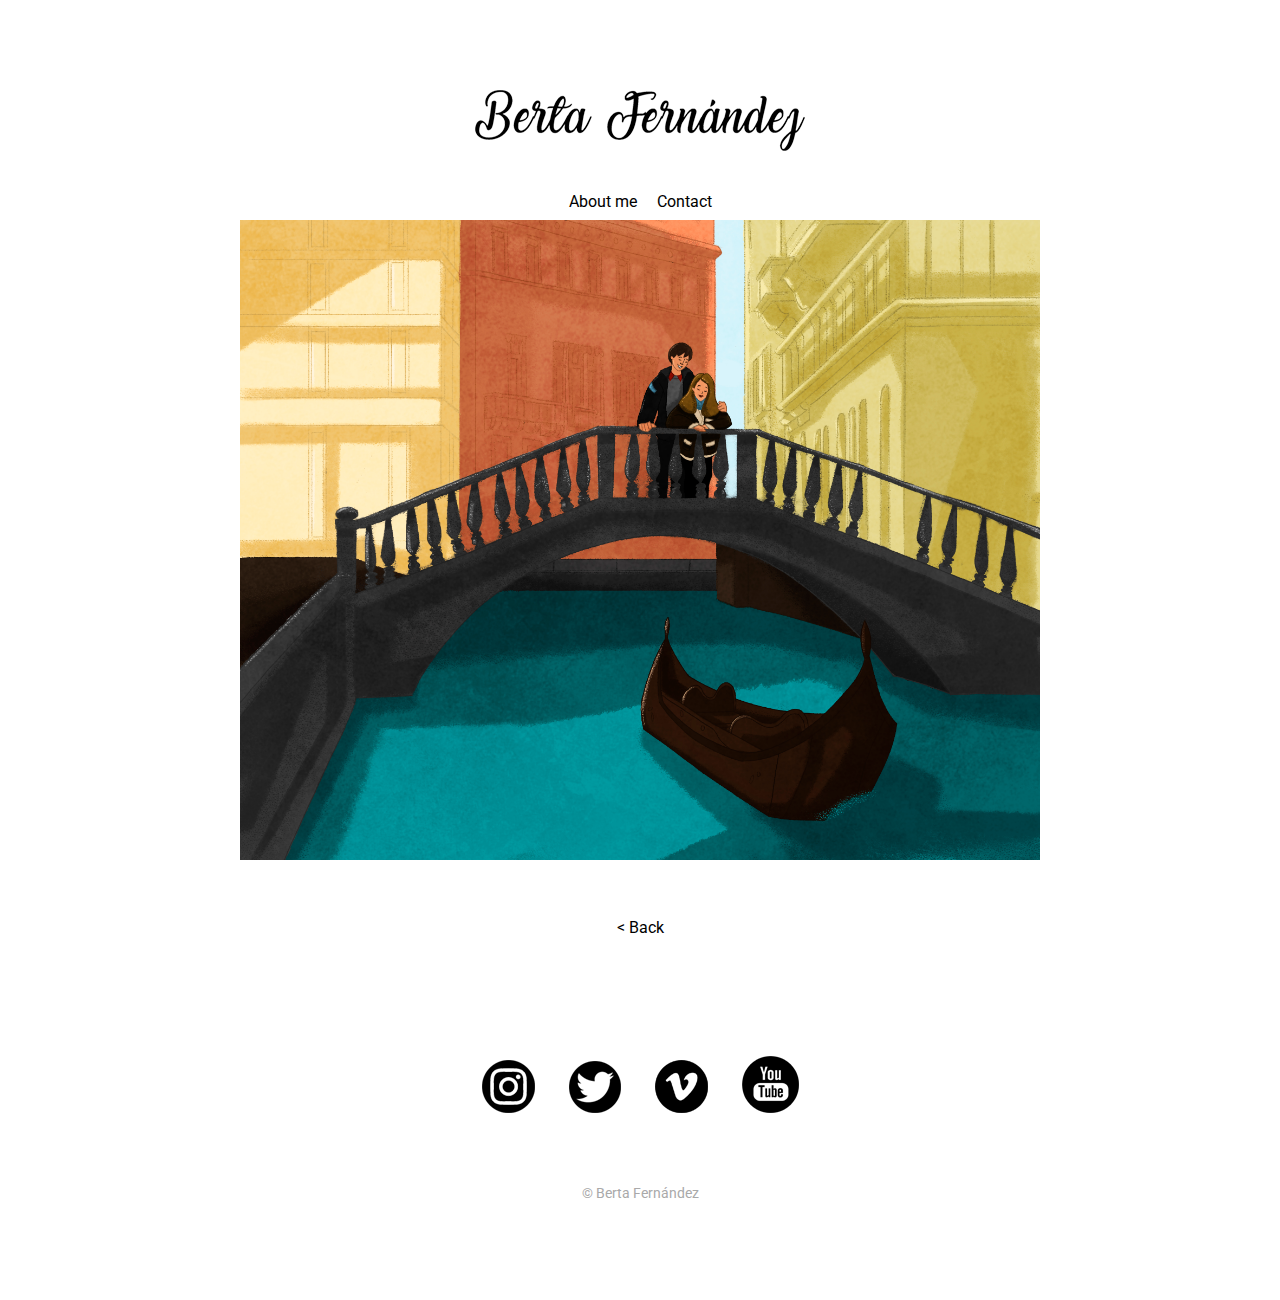
<file: detail5.html>
<!DOCTYPE html>
<html>
    <head>
    
        <link rel="stylesheet" type"text/css" href="reset.css">
        <link rel="stylesheet" type"text/css" href="styles.css">
        <title>Berta Fernández</title>
        <link rel="shortcut icon" type="image/x-icon" href="images/favicon.ico">
    </head>
    
    <body>
        
        <section class="wrapper">
            <header>
                <div class="logo">
                    <a href="index.html"><img src="images/logo.png" /></a>
                    
                </div>
                <nav>
                    <ul>
                    
                        <li>
                        
                        <a href="about.html">About me</a>
                        
                        </li>
                        
                        <li>
                         
                        <a href="contact.html">Contact</a>
                            
                        </li>
                    
                    
                    </ul>

                </nav>
            
            
            </header>
        
        
            <section class="detail-content">
                <img class="image-detail" width="800" height="640" src="images/art_05_large.jpg"/>
                
                <a  href="index.html">&lt; Back</a>
                
            </section>

        
            <footer>

                <div class="social-media">
                    <div class="insta">
                    <a href="https://www.instagram.com/bertafndz/" target="_blank"><img src="images/insta.png" /></a> 
                    </div> 
                    
                    <div class="twitter">
                        <a href="https://twitter.com/Bertafndz" target="_blank"><img src="images/twitter.png" /></a>
                        
                    </div>
                    
                    <div class="vimeo">
                        <a href="https://vimeo.com/user34618416" target="_blank"><img src="images/vimeo.png" /></a>
                        
                    </div>
                    
                    <div class="youtube">
                         <a href="https://www.youtube.com/channel/UCgDReW9Iebp66cuxuuCFSgw?view_as=subscriber" target="_blank"><img src="images/youtube.png" /></a>
                        
                    </div>
                    
                </div>
                <div class="copy">
                    &copy; Berta Fernández

                </div>

            </footer>
            
        </section>
    </body>
</html>
</file>
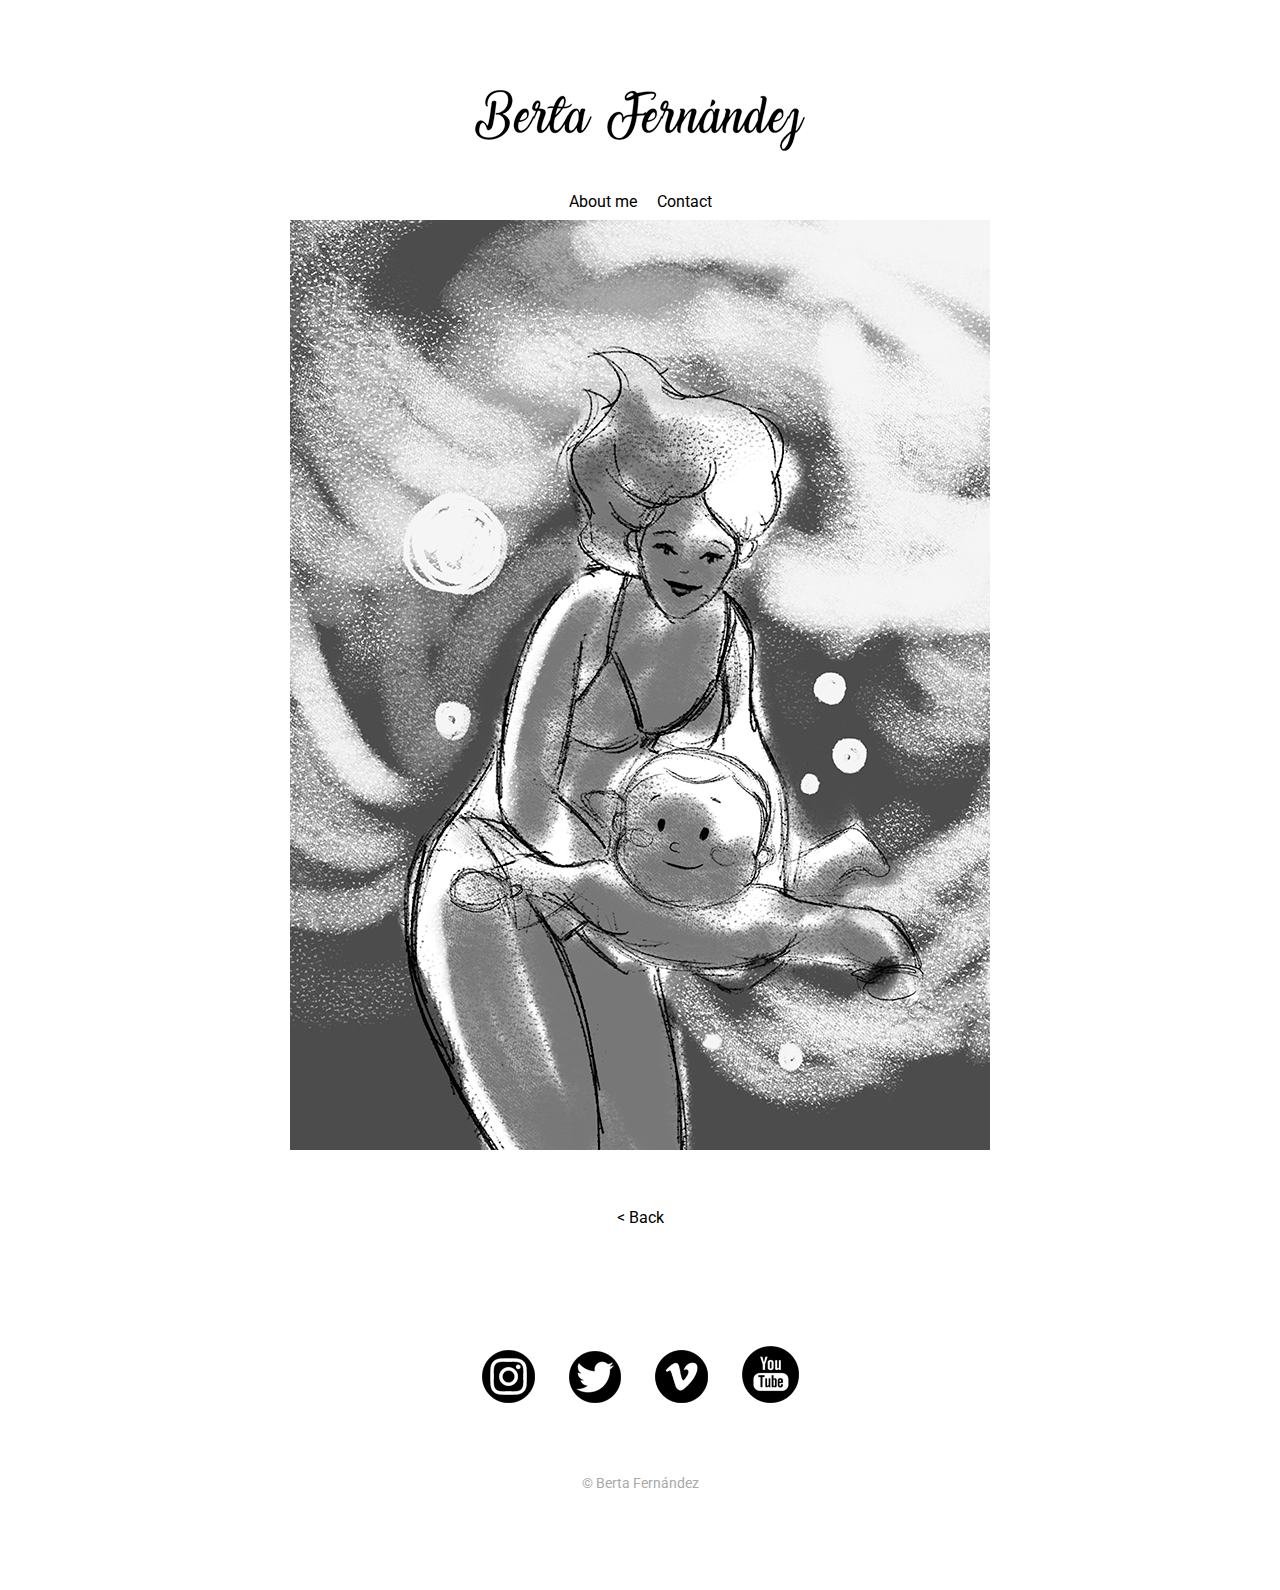
<file: detail6.html>
<!DOCTYPE html>
<html>
    <head>
    
        <link rel="stylesheet" type"text/css" href="reset.css">
        <link rel="stylesheet" type"text/css" href="styles.css">
        <title>Berta Fernández</title>
        <link rel="shortcut icon" type="image/x-icon" href="images/favicon.ico">
    </head>
    
    <body>
        
        <section class="wrapper">
            <header>
                <div class="logo">
                    <a href="index.html"><img src="images/logo.png" /></a>
                    
                </div>
                <nav>
                    <ul>
                    
                        <li>
                        
                        <a href="about.html">About me</a>
                        
                        </li>
                        
                        <li>
                         
                        <a href="contact.html">Contact</a>
                            
                        </li>
                    
                    
                    </ul>

                </nav>
            
            
            </header>
        
        
            <section class="detail-content">
                <img class="image-detail" width="700" height="930" src="images/art_06_large.jpg"/>
                
                <a  href="index.html">&lt; Back</a>
                
            </section>

        
            <footer>

                <div class="social-media">
                    <div class="insta">
                    <a href="https://www.instagram.com/bertafndz/" target="_blank"><img src="images/insta.png" /></a> 
                    </div> 
                    
                    <div class="twitter">
                        <a href="https://twitter.com/Bertafndz" target="_blank"><img src="images/twitter.png" /></a>
                        
                    </div>
                    
                    <div class="vimeo">
                        <a href="https://vimeo.com/user34618416" target="_blank"><img src="images/vimeo.png" /></a>
                        
                    </div>
                    
                    <div class="youtube">
                         <a href="https://www.youtube.com/channel/UCgDReW9Iebp66cuxuuCFSgw?view_as=subscriber" target="_blank"><img src="images/youtube.png" /></a>
                        
                    </div>
                    
                </div>
                <div class="copy">
                    &copy; Berta Fernández

                </div>

            </footer>
            
        </section>
    </body>
</html>
</file>
<file: styles.css>
@import url('https://fonts.googleapis.com/css?family=Roboto');

@keyframes fadeIn {
  from {opacity: 0;}
  to {opacity: 0.7;}
}


section.wrapper {
    width: 960px;
    margin-left: auto;
    margin-right: auto;
    
    
    display: grid;
    grid-template-areas: 
        "header"
        "content"
        "footer";
    
    grid-template-columns: 1fr;
    grid-template-rows: auto;
        
}


header {
    display: grid;
    grid-template-areas: 
        "logo"
        "navbar";
    
    grid-template-columns: 1fr;
    grid-template-rows: auto;
    
}

.fixed {
    position: fixed;
    top: 0px;
    width: 100%;
    
}

footer {
    display:grid;
    grid-template-areas:
        "social-media"
        "copy";
    
    grid-template-columns: 1fr;
    grid-template-rows:auto; 
}



.logo {
    justify-self: center;
}

nav {
    text-align: center;
    justify-self: center;
    margin-top:30px;
}

.nav a, a:active, a:visited, a:link {
    color: #000;
    text-decoration: none;
}

.selected {
    opacity: 0.5;
}

ul li{
    float:left;
    list-style: none;
    padding: 10px;
}



.social-media {
    justify-self: center;
    margin-top: 120px;
    margin-bottom: 70px;    
}

.social-media div {
    display: inline;
}

.copy {
    justify-self: center;
    margin-bottom: 100px;
    font-size: 14px;
    color:darkgray;
}

.social-media div {
    padding: 15px;
    
}

body {
    margin-top: 90px;
    font-family: 'Roboto', sans-serif;
}

.home-content {
    display: grid; 
    grid-template-areas: 
        "images images";
    grid-template-rows: none;
    grid-column-gap: 7px;
    grid-row-gap: 5px; 
    margin-top: 70px;
}

.overlay {
    width: 100%;
    height: 100%;
    background: #fff;
    position: absolute;
    display: none;
    opacity: 0.7;
}

.image {
    position: relative;
}

.image:hover .overlay {
    display: block;
    animation-name: fadeIn;
    animation-duration: 0.5s;
}

.description {
    position: absolute;
    bottom: 20px;
    left: 20px;
    color: black;
    width: 100%;
}

.description h2 {
    font-size: 20px;
}

.detail-content {
    display: grid;
    grid-template-areas: 
        "image";
    text-align: center;
    
}

.image-detail {
    justify-self: center;
}

.about-content {
    display: grid;
        grid-template-areas: 
            "bio photo";
    grid-template-rows: 1fr (1fr / 2);
    grid-column-gap: 70px;
}

.aboutme {
    text-align: justify-all;
    
}

.contact-content {
    justify-self: center;
    text-align: center;
    margin-top: 90px;
    
    
}

.contactform {
    margin-bottom: 50px;
}

@media screen and (max-width: 960px) {
    .home-content {
        display: grid; 
        grid-template-areas: 
            "images";
        grid-template-rows: none;
        grid-row-gap: 10px; 
        margin-top: 70px;
    }
    
    .home-content div {
        justify-self: center;
    }
}

.error {
    color: red;
    text-align: center;
    display: none;
}

.success {
    color: green;
    text-align: center;
    display: none;
}

.detail-content a {
    
    margin-top: 60px;
}
</file>
